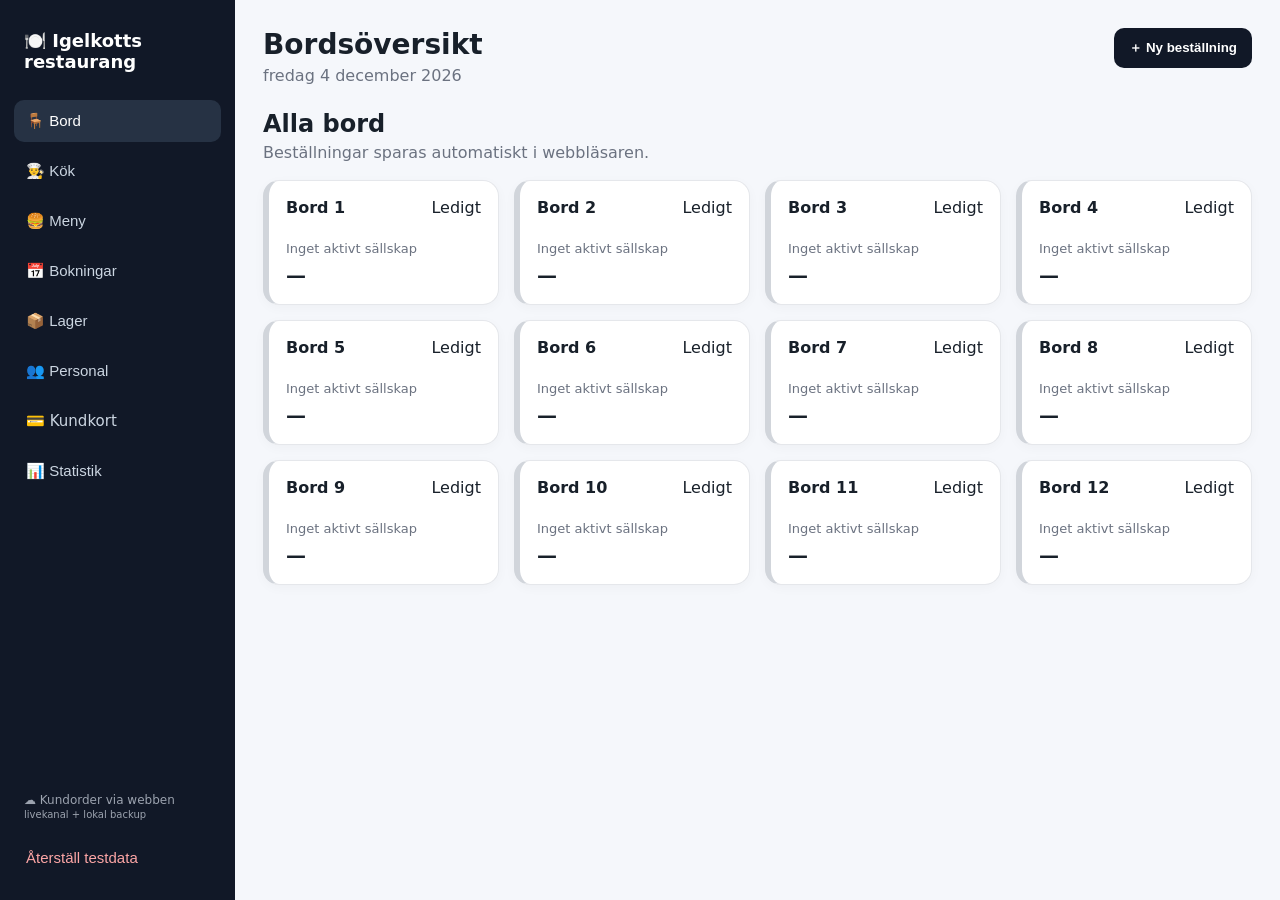
<file: index.html>
<!doctype html>
<html lang="sv">
<head>
<meta charset="utf-8"><meta name="viewport" content="width=device-width,initial-scale=1">
<title>Igelkotts restaurang – webblagring</title>
<link rel="stylesheet" href="style.css">
</head>
<body>
<aside class="sidebar">
  <div class="brand">🍽️ <span>Igelkotts restaurang</span></div>
  <button class="nav active" data-view="tables">🪑 Bord</button>
  <button class="nav" data-view="kitchen">👨‍🍳 Kök</button>
  <button class="nav" data-view="menu">🍔 Meny</button>
  <button class="nav" data-view="bookings">📅 Bokningar</button>
  <button class="nav" data-view="inventory">📦 Lager</button>
  <button class="nav" data-view="staff">👥 Personal</button>
    <a class="nav" href="kort.html" style="text-decoration:none">💳 Kundkort</a>
  <button class="nav" data-view="stats">📊 Statistik</button>
  <div class="sidebar-bottom">
    <div class="storage">☁️ Kundorder via webben<br><small>livekanal + lokal backup</small></div>
    <button id="resetData" class="danger-link">Återställ testdata</button>
  </div>
</aside>

<main class="main">
<header class="topbar">
  <div><h1 id="pageTitle">Bordsöversikt</h1><p id="dateText"></p></div>
  <div class="top-actions"><div id="serverBell" class="bell hidden">🔔 <span id="bellText"></span></div><button id="newOrderBtn" class="primary">＋ Ny beställning</button></div>
</header>

<section id="tablesView" class="view">
  <div class="toolbar"><div><h2>Alla bord</h2><p>Beställningar sparas automatiskt i webbläsaren.</p></div></div>
  <div class="tables-grid" id="tablesGrid"></div>
</section>

<section id="kitchenView" class="view hidden">
  <div class="toolbar"><div><h2>Kök</h2><p>Kocken kan markera order som klar för servering.</p></div></div>
  <div id="kitchenList" class="cards"></div>
</section>

<section id="menuView" class="view hidden">
  <div class="toolbar"><div><h2>Meny</h2><p>Lägg till, ändra eller ta bort rätter. Sök i menyn vid beställning.</p></div><button class="primary" id="addItemBtn">＋ Lägg till rätt</button></div>
  <div id="menuList" class="menu-admin"></div>
</section>

<section id="bookingsView" class="view hidden">
  <div class="toolbar"><div><h2>Bokningar</h2><p>Enkel bokningslista för demo.</p></div><button class="primary" id="addBookingBtn">＋ Ny bokning</button></div>
  <div id="bookingList" class="cards"></div>
</section>

<section id="inventoryView" class="view hidden">
  <div class="toolbar"><div><h2>Lager</h2><p>Testlager med lågt-lager-varningar.</p></div><button class="primary" id="addStockBtn">＋ Lägg till lagerpost</button></div>
  <div id="inventoryList" class="cards"></div>
</section>

<section id="staffView" class="view hidden">
  <div class="toolbar"><div><h2>Personal & roller</h2><p>Demolista över personal.</p></div></div>
  <div id="staffList" class="cards"></div>
</section>

<section id="statsView" class="view hidden">
  <div class="toolbar"><div><h2>Statistik</h2><p>Registrerad försäljning.</p></div></div>
  <div id="statsCards" class="stats-cards"></div>
  <div class="panel"><h3>Senaste betalningar</h3><div id="salesList"></div></div>
</section>
</main>

<div id="orderModal" class="modal hidden"><div class="modal-card order-card">
  <div class="modal-head"><div><span class="eyebrow">Beställning</span><h2 id="orderTitle">Bord 1</h2></div><button class="close" data-close="orderModal">×</button></div>
  <div class="order-tools"><input id="menuSearch" placeholder="🔎 Sök rätt..."><select id="moveTable"><option value="">Flytta bord...</option></select><button id="parkOrder" class="secondary">⏸ Parkera</button></div>
  <div class="order-layout">
    <div class="menu-picker"><div class="category-tabs" id="categoryTabs"></div><div id="menuPicker" class="menu-picker-grid"></div></div>
    <div class="current-order"><h3>Aktuell nota</h3><div id="orderItems" class="order-items"></div><textarea id="orderNote" placeholder="Kommentar till köket..."></textarea>
      <div class="total-row"><span>Summa</span><strong id="orderTotal">0 kr</strong></div>
      <div class="order-actions"><button class="secondary" id="saveOrder">Spara</button><button class="primary" id="sendKitchen">Skicka till köket</button><button class="primary" id="payOrder">Till kassan</button></div>
    </div>
  </div>
</div></div>

<div id="paymentModal" class="modal hidden"><div class="modal-card payment-card">
  <div class="modal-head"><div><span class="eyebrow">Kassa</span><h2 id="paymentTitle">Betalning</h2></div><button class="close" data-close="paymentModal">×</button></div>
  <div class="payment-total" id="paymentTotal">0 kr</div>
  <label>Rabatt (%)<input id="discountInput" type="number" min="0" max="100" value="0"></label>
  <div class="payment-methods"><button class="payment-method active" data-method="Kort">💳 Kort</button><button class="payment-method" data-method="Kontant">💵 Kontant</button><button class="payment-method" data-method="Swish">📱 Swish</button></div>
  <div id="cardBox" class="pay-box"><label>Demo-kortkod (4 siffror)<input id="cardCode" inputmode="numeric" maxlength="4" placeholder="1234"></label><div id="cardCustomer" class="hint"></div></div>
  <div id="cashBox" class="pay-box hidden"><label>Kund betalar<input id="cashGiven" type="number" min="0" step="1" placeholder="0"></label><div class="cash-buttons"><button data-cash="100">100</button><button data-cash="200">200</button><button data-cash="500">500</button><button data-cash="1000">1000</button></div><div class="change" id="changeText">Växel: –</div></div>
  <div id="swishBox" class="pay-box hidden"><div class="qr" id="qr"></div><strong>Swish till: Igelkotts restaurang</strong><div class="demo">DEMO – EJ RIKTIG BETALNING</div></div>
  <div class="final-row"><span>Att betala</span><strong id="finalTotal">0 kr</strong></div><button class="primary full" id="completePayment">✓ Genomför betalning</button>
</div></div>

<div id="itemModal" class="modal hidden"><div class="modal-card small-card">
  <div class="modal-head"><h2 id="itemModalTitle">Lägg till rätt</h2><button class="close" data-close="itemModal">×</button></div>
  <input type="hidden" id="editItemId"><label>Namn<input id="itemName"></label><label>Kategori<input id="itemCategory"></label><label>Pris (kr)<input id="itemPrice" type="number" min="0"></label><label>Emoji<input id="itemEmoji" placeholder="🍽️"></label>
  <button class="primary full" id="saveMenuItem">Spara rätt</button>
</div></div>

<div id="bookingModal" class="modal hidden"><div class="modal-card small-card">
  <div class="modal-head"><h2>Ny bokning</h2><button class="close" data-close="bookingModal">×</button></div>
  <label>Namn<input id="bookingName"></label><label>Datum<input id="bookingDate" type="date"></label><label>Tid<input id="bookingTime" type="time"></label><label>Antal<input id="bookingParty" type="number" min="1" value="2"></label>
  <button class="primary full" id="saveBooking">Spara bokning</button>
</div></div>

<div id="stockModal" class="modal hidden"><div class="modal-card small-card">
  <div class="modal-head"><h2>Lagerpost</h2><button class="close" data-close="stockModal">×</button></div>
  <label>Artikel<input id="stockName"></label><label>Antal<input id="stockQty" type="number" min="0" value="0"></label><label>Miniminivå<input id="stockMin" type="number" min="0" value="5"></label>
  <button class="primary full" id="saveStock">Spara lagerpost</button>
</div></div>

<div id="toast" class="toast hidden"></div>
<script src="ntfy-config.js"></script><script src="script.js"></script>
</body></html>
</file>
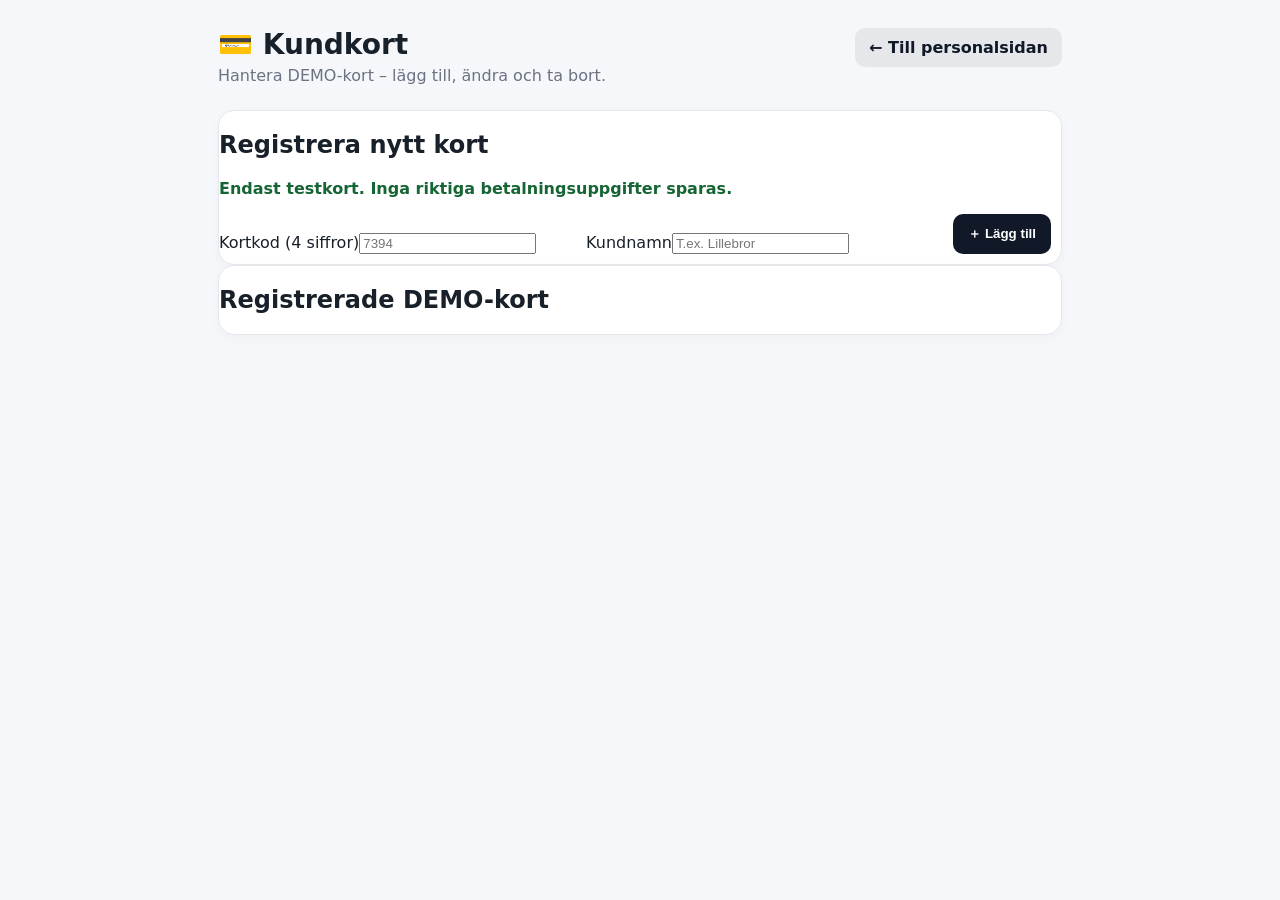
<file: kort.html>
<!doctype html><html lang="sv"><head><meta charset="utf-8"><meta name="viewport" content="width=device-width,initial-scale=1"><title>Kundkort – Igelkotts restaurang</title><link rel="stylesheet" href="style.css"></head><body><main class="main" style="max-width:900px;margin:auto"><header class="topbar"><div><h1>💳 Kundkort</h1><p>Hantera DEMO-kort – lägg till, ändra och ta bort.</p></div><a class="secondary" href="index.html" style="padding:10px 14px;border-radius:10px;text-decoration:none">← Till personalsidan</a></header><section class="panel"><h2 id="formTitle">Registrera nytt kort</h2><p class="hint">Endast testkort. Inga riktiga betalningsuppgifter sparas.</p><div style="display:grid;grid-template-columns:1fr 1fr auto auto;gap:10px;align-items:end"><label>Kortkod (4 siffror)<input id="code" inputmode="numeric" maxlength="4" placeholder="7394"></label><label>Kundnamn<input id="name" placeholder="T.ex. Lillebror"></label><button class="primary" id="saveCard">＋ Lägg till</button><button class="secondary hidden" id="cancelEdit">Avbryt</button></div><div id="msg" style="margin-top:10px"></div></section><section class="panel"><h2>Registrerade DEMO-kort</h2><div id="cards"></div></section></main><script>const defaults={"1234":"Lillebror","5678":"Mamma","2468":"Pappa"};let editing=null;function get(){try{const raw=JSON.parse(localStorage.getItem('igelkott_demo_cards')||'null');if(raw&&raw.cards)return raw.cards;if(raw&&typeof raw==='object')return raw}catch{}return {...defaults}}function save(x){localStorage.setItem('igelkott_demo_cards',JSON.stringify({cards:x}));try{new BroadcastChannel('igelkott-rest').postMessage('cards-update')}catch{}}function esc(s){return String(s).replace(/[&<>"]/g,c=>({'&':'&amp;','<':'&lt;','>':'&gt;','\"':'&quot;'}[c]||c))}function render(){const x=get(),el=document.getElementById('cards');el.innerHTML=Object.entries(x).map(([c,n])=>`<div class="menu-admin-item"><div class="food-icon">💳</div><div style="flex:1"><b>${esc(c)}</b><small>${esc(n)}</small></div><button class="secondary" onclick="editCard('${c}')">✏️ Redigera</button><button class="icon-btn" onclick="removeCard('${c}')">🗑️ Ta bort</button></div>`).join('')||'<div class="empty">Inga kort registrerade.</div>'}function resetForm(){editing=null;document.getElementById('code').value='';document.getElementById('name').value='';document.getElementById('code').disabled=false;document.getElementById('saveCard').textContent='＋ Lägg till';document.getElementById('cancelEdit').classList.add('hidden');document.getElementById('formTitle').textContent='Registrera nytt kort'}function editCard(c){const x=get();if(!x[c])return;editing=c;document.getElementById('code').value=c;document.getElementById('name').value=x[c];document.getElementById('code').disabled=true;document.getElementById('saveCard').textContent='💾 Spara ändring';document.getElementById('cancelEdit').classList.remove('hidden');document.getElementById('formTitle').textContent='Redigera kort '+c;document.getElementById('name').focus()}function removeCard(c){const x=get();if(!x[c])return;if(!confirm('Ta bort DEMO-kort '+c+' ('+x[c]+')?'))return;delete x[c];save(x);if(editing===c)resetForm();render()}document.getElementById('saveCard').onclick=()=>{const c=document.getElementById('code').value.trim(),n=document.getElementById('name').value.trim();if(!/^\d{4}$/.test(c))return alert('Kortkoden måste vara exakt 4 siffror.');if(!n)return alert('Skriv ett kundnamn.');const x=get();if(editing){if(!x[editing])return resetForm();x[editing]=n}else{if(x[c])return alert('Den kortkoden finns redan.');x[c]=n}const wasEdit=!!editing;save(x);resetForm();render();alert(wasEdit?'Kortet ändrades.':'Kortet lades till.')}document.getElementById('cancelEdit').onclick=resetForm;render();</script></body></html>
</file>
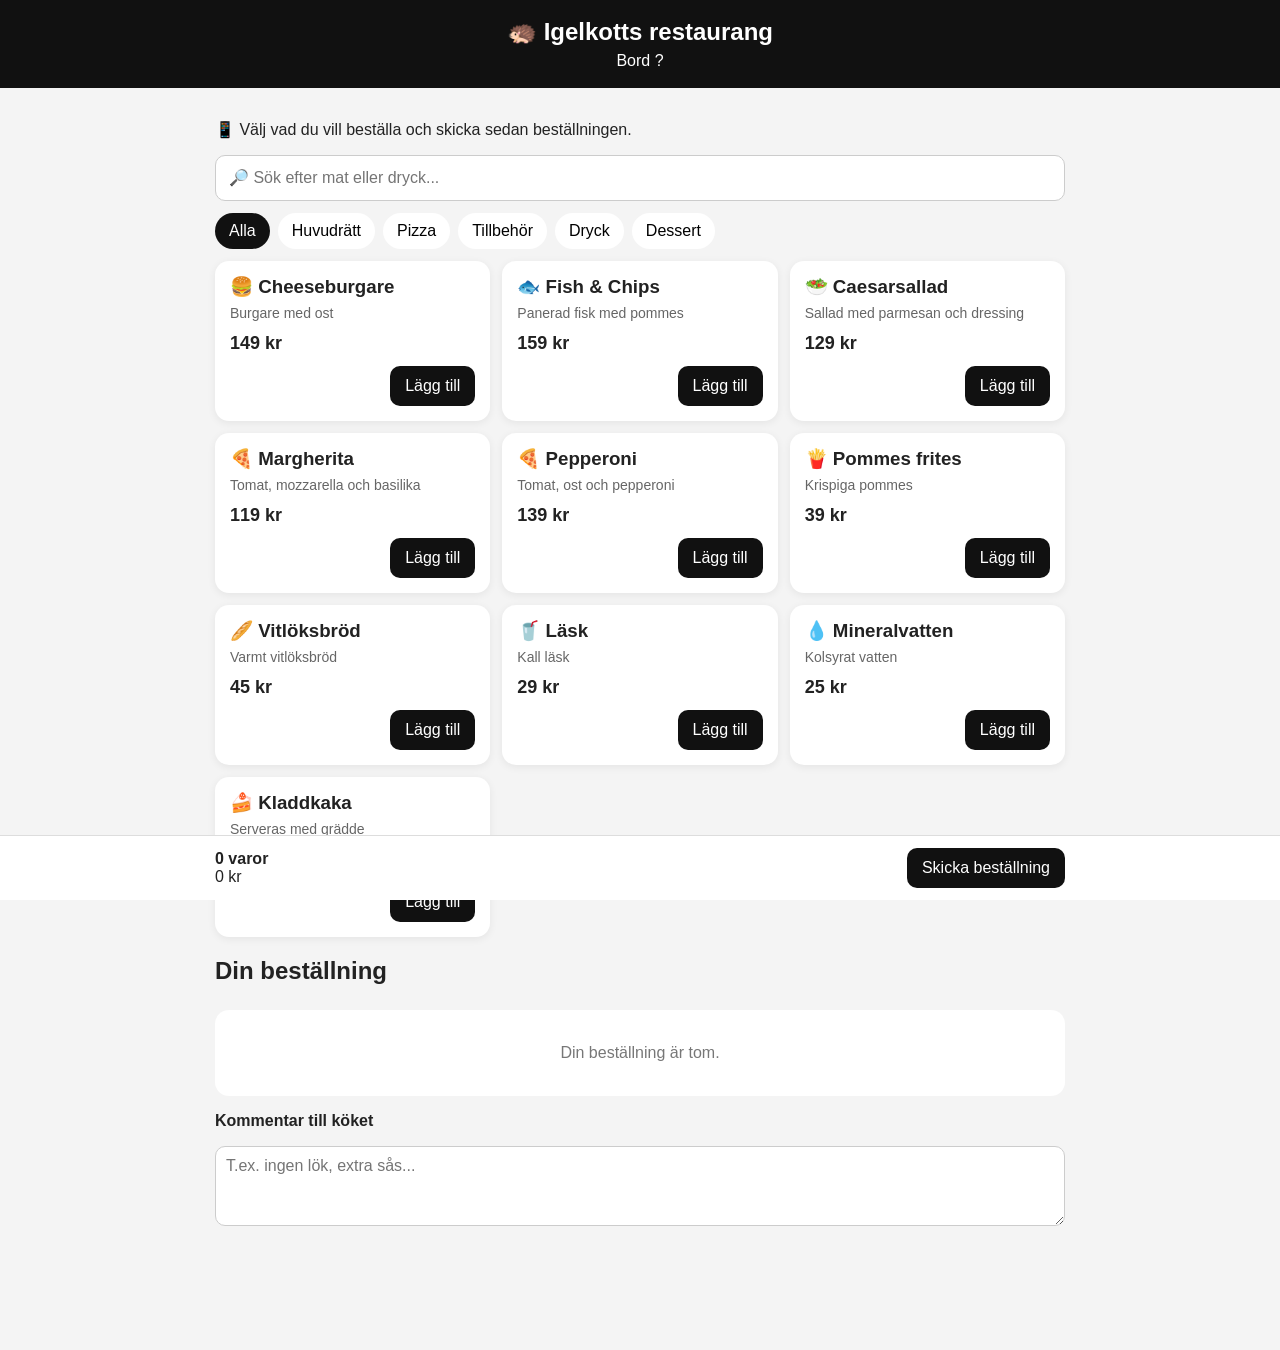
<file: kundsida.html>
<!doctype html>
<html lang="sv">
<head>
<meta charset="utf-8">
<meta name="viewport" content="width=device-width,initial-scale=1">
<title>Igelkotts restaurang – Beställ</title>
<style>
body{margin:0;font-family:Arial,sans-serif;background:#f4f4f4;color:#222}
header{background:#111;color:#fff;text-align:center;padding:18px;position:sticky;top:0;z-index:5}
h1{margin:0 0 6px;font-size:24px} .wrap{max-width:850px;margin:auto;padding:16px 16px 120px}
input,textarea,button{font:inherit} #search{width:100%;padding:13px;border:1px solid #ccc;border-radius:10px;box-sizing:border-box}
.cats{display:flex;gap:8px;overflow:auto;padding:12px 0} .cat{border:0;background:#fff;padding:9px 14px;border-radius:20px;white-space:nowrap}
.cat.active{background:#111;color:#fff} .menu{display:grid;grid-template-columns:repeat(auto-fit,minmax(240px,1fr));gap:12px}
.item{background:#fff;padding:15px;border-radius:14px;box-shadow:0 2px 8px #0001} .item h3{margin:0 0 7px}
.desc{color:#666;font-size:14px} .price{font-weight:bold;font-size:18px;margin:12px 0}
.row{display:flex;justify-content:space-between;align-items:center;gap:8px} .add,.send{background:#111;color:#fff;border:0;border-radius:10px;padding:11px 15px;cursor:pointer}
.qty{display:flex;gap:8px;align-items:center} .qty button{border:0;border-radius:50%;width:34px;height:34px;cursor:pointer}
.cart{margin-top:25px;background:#fff;border-radius:14px;padding:14px} .line{display:flex;justify-content:space-between;padding:9px 0;border-bottom:1px solid #eee}
textarea{width:100%;min-height:80px;padding:10px;border:1px solid #ccc;border-radius:10px;box-sizing:border-box}
.bar{position:fixed;bottom:0;left:0;right:0;background:#fff;border-top:1px solid #ddd;padding:12px;z-index:6}
.barin{max-width:850px;margin:auto;display:flex;align-items:center;gap:12px} .sum{flex:1}
.modal{display:none;position:fixed;inset:0;background:#0008;z-index:20;align-items:center;justify-content:center;padding:20px}
.box{background:#fff;border-radius:16px;padding:25px;text-align:center;max-width:420px;width:100%}
.status{display:none;background:#e9f7ee;padding:12px;border-radius:12px;margin:12px 0}.swish{display:none;background:#fff;border:1px solid #ddd;border-radius:14px;padding:16px;margin-top:14px}.swish button{width:100%;margin-top:10px}.yes{background:#111;color:#fff;border:0;border-radius:10px;padding:12px}.no{background:#eee;color:#222;border:0;border-radius:10px;padding:12px}.swish-page{display:none;position:fixed;inset:0;background:#f7f7f7;z-index:30;align-items:center;justify-content:center;padding:20px}.swish-card{background:#fff;border-radius:22px;padding:28px;max-width:430px;width:100%;text-align:center;box-shadow:0 8px 30px #0002}.swish-check{font-size:58px;margin:8px}.swish-amount{font-size:36px;font-weight:800;margin:14px 0}.swish-recipient{font-size:18px;margin-bottom:8px}.swish-demo{font-size:12px;color:#777;margin-top:20px}.swish-back{margin-top:18px;border:0;border-radius:10px;padding:12px 18px;background:#111;color:#fff}
</style>
</head>
<body>
<header><h1>🦔 Igelkotts restaurang</h1><div id="table">Bord ?</div></header>
<div class="wrap">
<p>📱 Välj vad du vill beställa och skicka sedan beställningen.</p>
<div id="status" class="status"></div>
<input id="search" placeholder="🔎 Sök efter mat eller dryck...">
<div class="cats" id="cats"></div>
<div class="menu" id="menu"></div>
<h2>Din beställning</h2>
<div class="cart" id="cart"></div>
<p><b>Kommentar till köket</b></p>
<textarea id="note" placeholder="T.ex. ingen lök, extra sås..."></textarea>
</div>
<div class="bar"><div class="barin"><div class="sum"><b id="count">0 varor</b><br><span id="total">0 kr</span></div><button class="send" id="send">Skicka beställning</button></div></div>
<div class="swish" id="swishBox"><h2>📱 Betala med Swish</h2><p>Du kan betala din nota digitalt direkt från telefonen.</p><button class="yes" id="swishPay">Betala med Swish</button><button class="no" id="swishNo">Jag betalar i kassan</button><p style="font-size:13px;color:#777;margin-bottom:0">Om du inte vill betala med Swish nu kan du betala med kort eller kontant i kassan.</p></div>
<div class="modal" id="modal"><div class="box"><h2>Vill du betala med Swish?</h2><p id="swishConfirmText"></p><button class="yes" id="swishYes">JA – betala med Swish</button><button class="no" id="swishNoConfirm">NEJ – betala i kassan</button><p style="font-size:13px;color:#777">Om du inte vill betala med Swish nu kan du betala med kort eller kontant i kassan.</p></div></div>
<div class="swish-page" id="swishPage"><div class="swish-card"><div class="swish-check">✓</div><h1 style="font-size:27px;margin:0">Betalning genomförd</h1><div class="swish-amount" id="swishAmount">0 kr</div><div class="swish-recipient">Till <b>Igelkott</b></div><div id="swishTable"></div><div style="margin-top:14px">Du har swishat beloppet.</div><div class="swish-demo">DEMO – EJ EN RIKTIG SWISH-BETALNING</div><button class="swish-back" id="swishDone">Tillbaka till beställningen</button></div></div>

<script src="ntfy-config.js"></script>
<script>
let menuData=[
[1,"Cheeseburgare","Huvudrätt",149,"Burgare med ost","🍔"],[2,"Fish & Chips","Huvudrätt",159,"Panerad fisk med pommes","🐟"],
[3,"Caesarsallad","Huvudrätt",129,"Sallad med parmesan och dressing","🥗"],[4,"Margherita","Pizza",119,"Tomat, mozzarella och basilika","🍕"],
[5,"Pepperoni","Pizza",139,"Tomat, ost och pepperoni","🍕"],[6,"Pommes frites","Tillbehör",39,"Krispiga pommes","🍟"],
[7,"Vitlöksbröd","Tillbehör",45,"Varmt vitlöksbröd","🥖"],[8,"Läsk","Dryck",29,"Kall läsk","🥤"],
[9,"Mineralvatten","Dryck",25,"Kolsyrat vatten","💧"],[10,"Kladdkaka","Dessert",69,"Serveras med grädde","🍰"]];

const p=new URLSearchParams(location.search);
const tableNo=p.get("bord")||p.get("table")||"?";
document.getElementById("table").textContent="Bord "+tableNo;
let cart={},cat="Alla",currentOrderId=null;
const cats=["Alla",...new Set(menuData.map(x=>x[2]))];

cats.forEach(c=>{
 let b=document.createElement("button"); b.className="cat "+(c==="Alla"?"active":""); b.textContent=c;
 b.onclick=()=>{cat=c;document.querySelectorAll(".cat").forEach(x=>x.classList.remove("active"));b.classList.add("active");render()};
 document.getElementById("cats").appendChild(b);
});
document.getElementById("search").oninput=render;

function change(id,d){cart[id]=(cart[id]||0)+d;if(cart[id]<=0)delete cart[id];render()}
function render(){
 document.getElementById("swishBox").style.display=getBill()>0?"block":"none";
 let q=document.getElementById("search").value.toLowerCase(),box=document.getElementById("menu");box.innerHTML="";
 menuData.filter(x=>(cat==="Alla"||x[2]===cat)&&(x[1].toLowerCase().includes(q)||x[2].toLowerCase().includes(q))).forEach(x=>{
  let n=cart[x[0]]||0,e=document.createElement("div");e.className="item";
  e.innerHTML="<h3>"+x[5]+" "+x[1]+"</h3><div class='desc'>"+x[4]+"</div><div class='price'>"+x[3]+" kr</div><div class='row'>"+
  (n?"<div class='qty'><button onclick='change("+x[0]+",-1)'>−</button><b>"+n+"</b><button onclick='change("+x[0]+",1)'>+</button></div>":"<span></span>")+
  "<button class='add' onclick='change("+x[0]+",1)'>Lägg till</button></div>";
  box.appendChild(e);
 });
 let cb=document.getElementById("cart"),total=0,count=0;cb.innerHTML="";
 Object.keys(cart).forEach(id=>{let x=menuData.find(y=>y[0]==id),n=cart[id];total+=x[3]*n;count+=n;cb.innerHTML+="<div class='line'><span>"+x[5]+" "+x[1]+" × "+n+"</span><b>"+x[3]*n+" kr</b></div>"});
 if(!count)cb.innerHTML="<div style='text-align:center;color:#777;padding:20px'>Din beställning är tom.</div>";
 document.getElementById("count").textContent=count+" "+(count===1?"vara":"varor");
 document.getElementById("total").textContent=total+" kr";
}

function getBill(){return +(localStorage.getItem("customerBillTotal_"+tableNo)||0)}
function setBill(v){localStorage.setItem("customerBillTotal_"+tableNo,String(v))}

async function sendOrder(){
 let ids=Object.keys(cart); if(!ids.length){alert("Lägg till minst en vara först.");return}
 const items=ids.map(id=>{let x=menuData.find(y=>y[0]==id);return{id:x[0],name:x[1],price:x[3],quantity:cart[id]}});
 const total=items.reduce((s,x)=>s+x.price*x.quantity,0);
 const order={id:Date.now(), table:String(tableNo), items, total, note:document.getElementById("note").value.trim(), status:"new", time:new Date().toISOString()};
 const cfg=window.IGELKOTT_NTFY;
 const message=JSON.stringify({kind:"customer_order",payload:order,ts:Date.now()});
 try{
   const r=await fetch(cfg.base+"/"+encodeURIComponent(cfg.topic),{method:"POST",headers:{"Content-Type":"text/plain","Title":"Ny kundbeställning"},body:message});
   if(!r.ok)throw new Error("HTTP "+r.status);
   localStorage.setItem("lastCustomerOrder",JSON.stringify(order)); currentOrderId=order.id;
   setBill(getBill()+total);
   document.getElementById("swishConfirmText").textContent="Din aktuella nota är "+getBill()+" kr. Vill du betala den med Swish?";
   document.getElementById("modal").style.display="flex";
   cart={};document.getElementById("note").value="";render();
 }catch(e){alert("Beställningen kunde inte skickas. Kontrollera internetanslutningen.");console.error(e)}
}
function applyRemoteMenu(items){
 if(!Array.isArray(items)||!items.length)return;
 menuData=items.map(x=>[x.id,x.name,x.category,x.price,x.description||"",x.emoji||"🍽️"]);
 const oldCat=cat;
 document.getElementById("cats").innerHTML="";
 ["Alla",...new Set(menuData.map(x=>x[2]))].forEach(c=>{let b=document.createElement("button");b.className="cat "+(c===oldCat?"active":"");b.textContent=c;b.onclick=()=>{cat=c;document.querySelectorAll(".cat").forEach(x=>x.classList.remove("active"));b.classList.add("active");render()};document.getElementById("cats").appendChild(b)});
 if(!["Alla",...new Set(menuData.map(x=>x[2]))].includes(cat))cat="Alla";
 render();
 document.getElementById("status").style.display="block";
 document.getElementById("status").textContent="📋 Menyn har uppdaterats.";
}

async function fetchLatestMenu(){
 const cfg=window.IGELKOTT_NTFY;
 if(!cfg || !cfg.menuTopic)return;
 try{
  const url=cfg.base+"/"+encodeURIComponent(cfg.menuTopic)+"/json?poll=1&since=all";
  const r=await fetch(url,{cache:"no-store"});
  if(!r.ok)return;
  const text=await r.text();
  let latest=null;
  for(const line of text.split("\n")){
   if(!line.trim())continue;
   try{
    const msg=JSON.parse(line);
    if(msg.event!=="message" || !msg.message)continue;
    const packet=JSON.parse(msg.message);
    if(packet.kind==="menu_update" && packet.payload && Array.isArray(packet.payload.menu)) latest=packet.payload.menu;
   }catch{}
  }
  if(latest) applyRemoteMenu(latest);
 }catch(e){console.warn("Kunde inte hämta uppdaterad meny",e)}
}
function listenForMenu(){
 fetchLatestMenu();
 setInterval(fetchLatestMenu,5000);
}


document.getElementById("send").onclick=sendOrder;

function openSwishConfirm(){
 const amount=getBill();
 if(amount<=0){alert("Du har ingen obetald nota ännu. Skicka en beställning först.");return}
 document.getElementById("swishConfirmText").textContent="Din aktuella nota är "+amount+" kr. Vill du betala den med Swish?";
 document.getElementById("modal").style.display="flex";
}
async function completeDemoSwish(){
 const amount=getBill(); if(amount<=0)return;
 const payment={id:Date.now(),table:String(tableNo),amount,status:"digital_paid",time:new Date().toISOString()};
 const cfg=window.IGELKOTT_NTFY;
 try{
   const r=await fetch(cfg.base+"/"+encodeURIComponent(cfg.topic),{method:"POST",headers:{"Content-Type":"text/plain","Title":"Digital Swish-betalning"},body:JSON.stringify({kind:"digital_payment",payload:payment,ts:Date.now()})});
   if(!r.ok)throw new Error("HTTP "+r.status);
 }catch(e){alert("Den digitala demo-betalningen kunde inte skickas.");return}
 localStorage.setItem("lastDigitalPayment",JSON.stringify(payment));
 setBill(0);
 document.getElementById("modal").style.display="none";
 document.getElementById("swishAmount").textContent=amount+" kr";
 document.getElementById("swishTable").textContent="Bord "+tableNo;
 document.getElementById("swishPage").style.display="flex";
}
document.getElementById("swishPay").onclick=openSwishConfirm;
document.getElementById("swishNo").onclick=()=>alert("Du kan betala med kort eller kontant i kassan.");
document.getElementById("swishYes").onclick=completeDemoSwish;
document.getElementById("swishNoConfirm").onclick=()=>{document.getElementById("modal").style.display="none";alert("Ingen Swish-betalning gjord. Du kan betala med kort eller kontant i kassan.")};
document.getElementById("swishDone").onclick=()=>document.getElementById("swishPage").style.display="none";

const source=new EventSource(window.IGELKOTT_NTFY.base+"/"+encodeURIComponent(window.IGELKOTT_NTFY.topic)+"/sse");
source.onmessage=e=>{
 try{
   const msg=JSON.parse(e.data); if(msg.event!=="message")return;
   const packet=JSON.parse(msg.message);
   if(packet.kind!=="staff_status")return;
   const o=packet.payload;
   if(!currentOrderId || String(o.orderId)!==String(currentOrderId))return;
   const labels={new:"Mottagen",cooking:"Tillagas",ready:"Klar för servering"};
   const s=document.getElementById("status");s.style.display="block";s.textContent="📣 Status: "+(labels[o.status]||o.status);
 }catch{}
};
render();
listenForMenu();
</script>
</body>
</html>
</file>
<file: style.css>
*{box-sizing:border-box}body{margin:0;font-family:Inter,system-ui,-apple-system,Segoe UI,sans-serif;background:#f5f7fb;color:#18202a}.sidebar{position:fixed;inset:0 auto 0 0;width:235px;background:#111827;color:#fff;padding:22px 14px;display:flex;flex-direction:column;gap:8px}.brand{font-size:18px;font-weight:800;padding:8px 10px 20px}.nav,.danger-link{border:0;background:transparent;color:#cbd5e1;text-align:left;padding:12px;border-radius:10px;font-size:15px;cursor:pointer}.nav:hover,.nav.active{background:#263244;color:#fff}.sidebar-bottom{margin-top:auto}.storage{font-size:12px;color:#9ca3af;padding:12px 10px 16px}.danger-link{color:#fca5a5;width:100%}.main{margin-left:235px;padding:28px;min-height:100vh}.topbar{display:flex;justify-content:space-between;align-items:flex-start;margin-bottom:25px}.topbar h1{margin:0 0 5px;font-size:28px}.topbar p,.toolbar p{margin:0;color:#6b7280}.top-actions{display:flex;gap:10px;align-items:center}.bell{background:#dcfce7;color:#166534;padding:10px 14px;border-radius:12px;font-weight:700}.hidden{display:none!important}.primary,.secondary,.payment-method,.cash-buttons button{border:0;border-radius:10px;padding:11px 15px;cursor:pointer;font-weight:700}.primary{background:#111827;color:#fff}.secondary,.payment-method,.cash-buttons button{background:#e5e7eb;color:#111827}.toolbar{display:flex;justify-content:space-between;align-items:center;margin-bottom:18px}.toolbar h2{margin:0 0 5px}.tables-grid{display:grid;grid-template-columns:repeat(auto-fill,minmax(190px,1fr));gap:15px}.table-card,.panel,.card,.menu-admin-item{background:#fff;border:1px solid #e5e7eb;border-radius:16px;box-shadow:0 3px 12px #00000008}.table-card{padding:17px;cursor:pointer;border-left:6px solid #d1d5db}.table-card.busy{border-left-color:#f59e0b}.table-card.pay{border-left-color:#22c55e}.table-top,.final-row,.total-row{display:flex;justify-content:space-between;align-items:center}.table-number{font-weight:800}.table-status{font-size:12px;color:#6b7280}.table-meta{margin-top:24px;color:#6b7280;font-size:13px}.table-total{font-size:20px;font-weight:800;margin-top:7px}.modal{position:fixed;inset:0;background:#11182799;display:flex;align-items:center;justify-content:center;padding:20px;z-index:10}.modal-card{background:#fff;border-radius:18px;width:min(1050px,100%);max-height:92vh;overflow:auto;padding:22px}.small-card{width:min(450px,100%)}.payment-card{width:min(520px,100%)}.modal-head{display:flex;justify-content:space-between;align-items:flex-start;margin-bottom:18px}.modal-head h2{margin:2px 0 0}.eyebrow{font-size:11px;text-transform:uppercase;letter-spacing:.12em;color:#6b7280}.close{border:0;background:#f3f4f6;border-radius:8px;font-size:22px;cursor:pointer;width:38px;height:38px}.order-tools{display:flex;gap:8px;margin-bottom:15px;flex-wrap:wrap}.order-tools input,.order-tools select{flex:1;min-width:180px;padding:11px;border:1px solid #d1d5db;border-radius:10px}.order-layout{display:grid;grid-template-columns:1.4fr 1fr;gap:20px}.category-tabs{display:flex;gap:7px;flex-wrap:wrap;margin-bottom:12px}.category-tab{border:0;background:#eef2f7;border-radius:999px;padding:8px 12px;cursor:pointer}.category-tab.active{background:#111827;color:#fff}.menu-picker-grid{display:grid;grid-template-columns:repeat(auto-fill,minmax(130px,1fr));gap:10px}.food-card{border:1px solid #e5e7eb;background:#fff;border-radius:13px;padding:12px;text-align:left;cursor:pointer}.food-card:hover{border-color:#111827}.food-card .emoji{font-size:28px;display:block}.food-card strong,.food-card small{display:block}.food-card small{color:#6b7280;margin-top:4px}.current-order{border-left:1px solid #e5e7eb;padding-left:20px}.order-items{min-height:150px}.order-line{display:flex;justify-content:space-between;gap:10px;padding:11px 0;border-bottom:1px solid #eef0f3}.order-line small{display:block;color:#6b7280}.qty{display:flex;align-items:center;gap:6px}.qty button{border:0;background:#eef2f7;border-radius:7px;width:30px;height:30px;cursor:pointer}.qty .remove{background:#fee2e2;color:#991b1b}.current-order textarea{width:100%;min-height:75px;margin:12px 0;padding:10px;border:1px solid #d1d5db;border-radius:10px;resize:vertical}.total-row{padding:14px 0;border-top:1px solid #e5e7eb}.total-row strong{font-size:21px}.order-actions{display:flex;gap:8px;flex-wrap:wrap}.payment-total{text-align:center;font-size:34px;font-weight:900;margin:8px 0 20px}.payment-card label,.small-card label{display:block;font-size:13px;font-weight:700;margin:12px 0}.payment-card input,.small-card input{display:block;width:100%;margin-top:6px;padding:11px;border:1px solid #d1d5db;border-radius:10px}.payment-methods{display:grid;grid-template-columns:repeat(3,1fr);gap:8px;margin:14px 0}.payment-method.active{background:#111827;color:#fff}.pay-box{padding:12px;background:#f8fafc;border-radius:12px;margin:12px 0}.cash-buttons{display:flex;gap:6px;flex-wrap:wrap}.change{font-size:18px;font-weight:800;margin-top:10px}.hint{margin-top:8px;color:#166534;font-weight:700}.qr{width:190px;height:190px;margin:8px auto 12px;background:repeating-conic-gradient(#111 0 8deg,#fff 8deg 16deg);border:14px solid #fff;box-shadow:0 0 0 1px #ddd}.demo{text-align:center;color:#b91c1c;font-weight:900;margin-top:8px}.final-row{font-size:18px;padding:14px 0}.full{width:100%}.menu-admin{display:grid;gap:9px}.menu-admin-item{padding:12px;display:flex;align-items:center;gap:12px}.food-icon{font-size:28px}.menu-actions{margin-left:auto;display:flex;gap:6px}.icon-btn{border:0;background:#eef2f7;border-radius:8px;padding:8px;cursor:pointer}.cards{display:grid;gap:12px}.card{padding:15px}.card h3{margin:0 0 5px}.card p{margin:5px 0;color:#6b7280}.card-actions{display:flex;gap:8px;margin-top:10px;flex-wrap:wrap}.stats-cards{display:grid;grid-template-columns:repeat(3,1fr);gap:14px;margin-bottom:18px}.stat-card{background:#fff;border:1px solid #e5e7eb;border-radius:16px;padding:18px}.stat-card span{display:block;color:#6b7280}.stat-card strong{display:block;font-size:24px;margin-top:5px}.sale-row{display:flex;justify-content:space-between;padding:12px 0;border-bottom:1px solid #eee}.empty{color:#6b7280;padding:30px;text-align:center}.toast{position:fixed;right:20px;bottom:20px;background:#111827;color:#fff;padding:13px 17px;border-radius:12px;z-index:30}@media(max-width:800px){.sidebar{position:static;width:auto;height:auto;display:grid;grid-template-columns:repeat(3,1fr)}.brand{grid-column:1/-1}.sidebar-bottom{grid-column:1/-1}.main{margin:0;padding:16px}.order-layout{grid-template-columns:1fr}.current-order{border-left:0;border-top:1px solid #e5e7eb;padding-left:0;padding-top:15px}.stats-cards{grid-template-columns:1fr}.topbar{gap:10px;flex-direction:column}}
</file>
